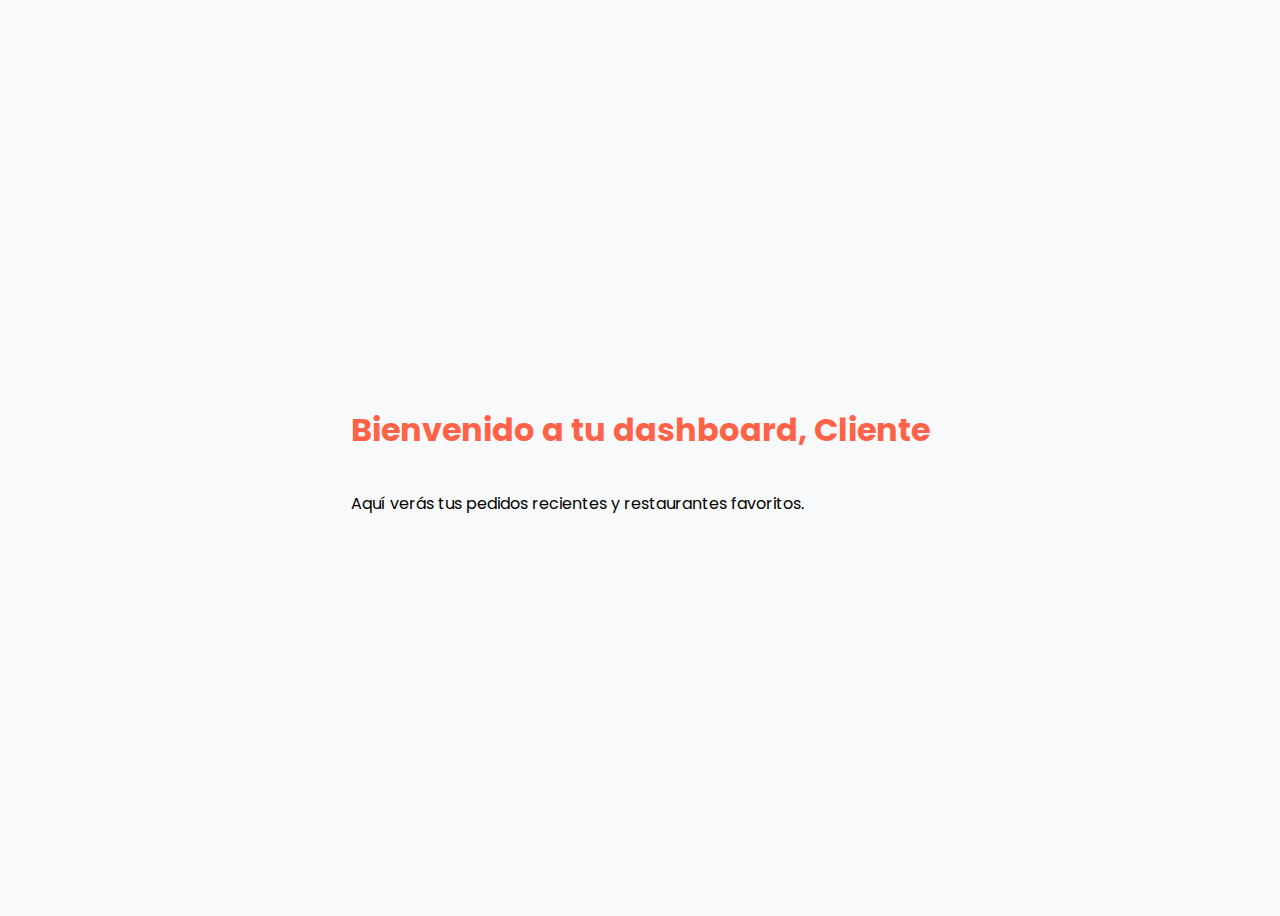
<file: cliente-dashboard.html>
<!DOCTYPE html>
<html lang="es">
<head>
    <meta charset="UTF-8">
    <title>Dashboard del Cliente</title>
    <link href="https://fonts.googleapis.com/css2?family=Poppins:wght@400;500;700&display=swap" rel="stylesheet">
    <style>
        body { font-family: 'Poppins', sans-serif; display: grid; place-content: center; height: 100vh; background-color: #F8F9FA; }
        h1 { color: #FF6347; }
    </style>
</head>
<body>
    <h1>Bienvenido a tu dashboard, Cliente</h1>
    <p>Aquí verás tus pedidos recientes y restaurantes favoritos.</p>
</body>
</html>
</file>
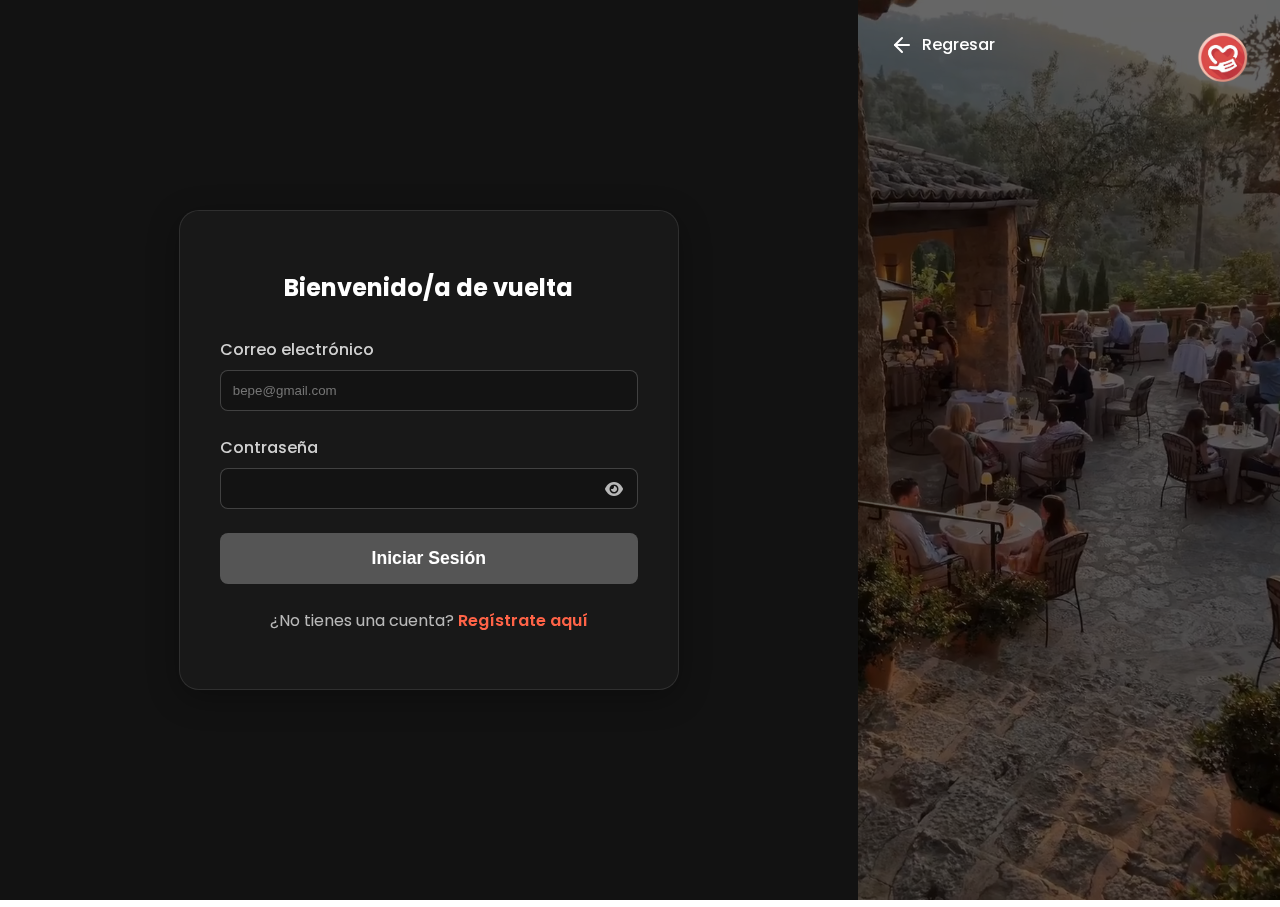
<file: login.html>
<!DOCTYPE html>
<html lang="es">
<head>
    <meta charset="UTF-8">
    <meta name="viewport" content="width=device-width, initial-scale=1.0">
    <title>Login - Mercy Food</title>
    <link rel="shortcut icon" href="multimedia/logo.png" type="image/x-icon">
    <link rel="preconnect" href="https://fonts.googleapis.com">
    <link rel="preconnect" href="https://fonts.gstatic.com" crossorigin>
    <link href="https://fonts.googleapis.com/css2?family=Poppins:wght@400;500;700&display=swap" rel="stylesheet">
    <link rel="stylesheet" href="https://cdnjs.cloudflare.com/ajax/libs/font-awesome/6.4.2/css/all.min.css">
    <link rel="stylesheet" href="css/login.css">
    <link rel="stylesheet" href="css/loader.css">
</head>
<body>

    <div id="loader-wrapper">
        <div class="loadingspinner">
            <div id="square1"></div>
            <div id="square2"></div>
            <div id="square3"></div>
            <div id="square4"></div>
            <div id="square5"></div>
        </div>
        <span id="loader-text">Cargando tu experiencia...</span>
    </div>

    <div class="split-screen-container">
        <div class="left-pane dark-mode">
            <div class="form-container-glass">
                <h2>Bienvenido/a de vuelta</h2>
                
                <form id="login-form" novalidate>
                    <div class="input-group">
                        <label for="login-email">Correo electrónico</label>
                        <input type="email" id="login-email" required placeholder="bepe@gmail.com">
                        <small class="error-message">Introduce un correo electrónico válido.</small>
                    </div>
                    <div class="input-group">
                        <label for="login-pass">Contraseña</label>
                        <div class="password-wrapper">
                            <input type="password" id="login-pass" required minlength="8">
                            <i class="fas fa-eye password-toggle-icon"></i>
                        </div>
                        <small class="error-message">La contraseña es requerida.</small>
                    </div>
                    
                    <button type="submit" class="submit-btn" disabled>Iniciar Sesión</button>
                </form>

                <p class="register-redirect">¿No tienes una cuenta? <a href="registro.html">Regístrate aquí</a></p>
            </div>
        </div>

        <div class="right-pane">
            <div class="video-background">
                <video playsinline autoplay muted loop>
                    <source src="multimedia/l_video.mp4" type="video/mp4">
                    Tu navegador no soporta videos.
                </video>
            </div>
            <div class="video-overlay"></div>
            
            <a href="index.html" class="logo-corner">
                <img src="multimedia/logo.png" alt="Mercy Food Logo">
            </a>
            <a href="index.html" class="return-link">
                <svg xmlns="http://www.w3.org/2000/svg" width="24" height="24" viewBox="0 0 24 24" fill="none" stroke="currentColor" stroke-width="2" stroke-linecap="round" stroke-linejoin="round"><line x1="19" y1="12" x2="5" y2="12"></line><polyline points="12 19 5 12 12 5"></polyline></svg>
                <span>Regresar</span>
            </a>
        </div>
    </div>

    <div class="notification-modal-overlay" id="notification-modal">
        <div class="notification-modal-glass">
            <h3 id="modal-title">Título del mensaje</h3>
            <p id="modal-message">Este es el contenido del mensaje.</p>
            <button class="modal-close-btn" id="modal-close-btn">Entendido</button>
        </div>
    </div>
    
    <script src="js/login.js"></script>
</body>
</html>
</file>
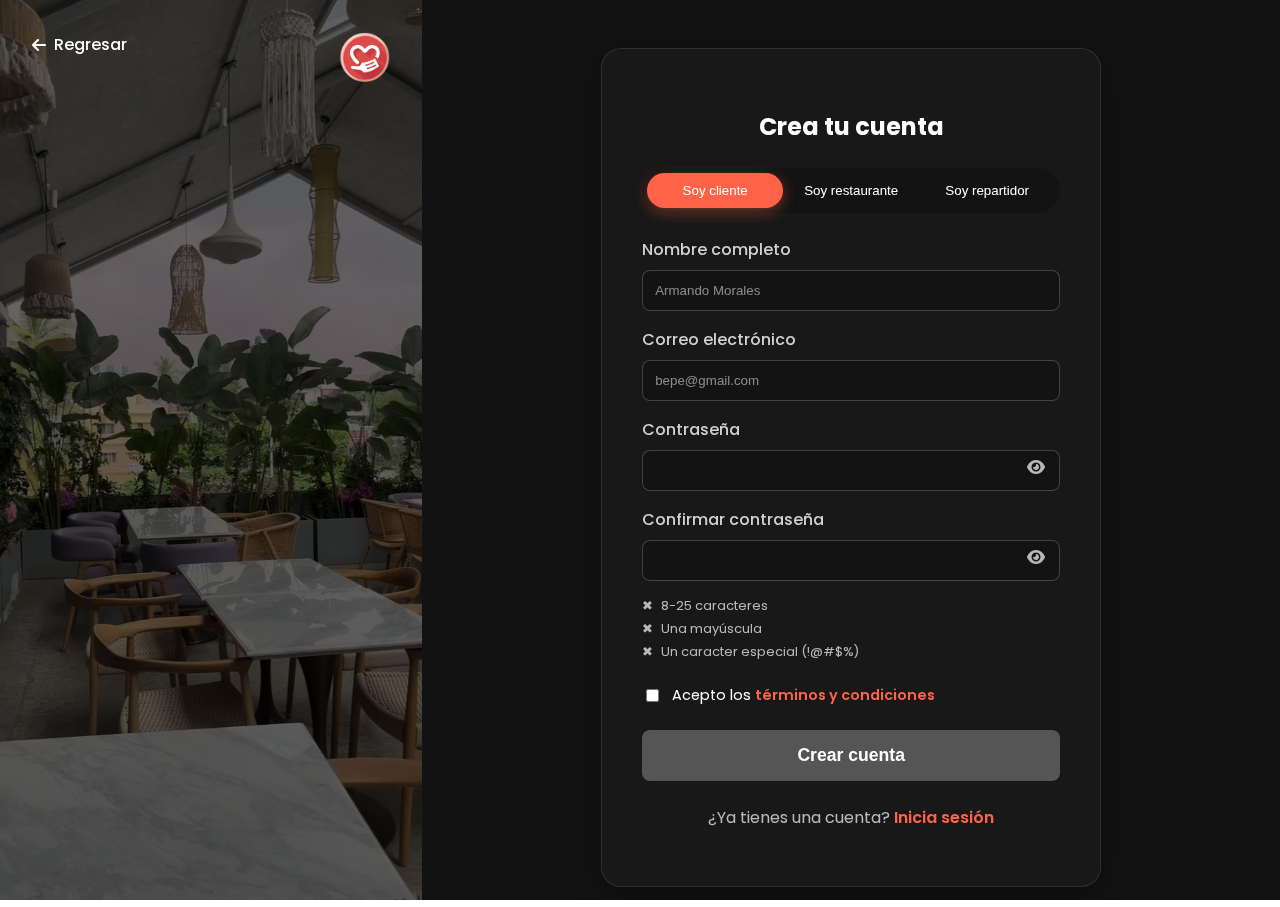
<file: registro.html>
<!DOCTYPE html>
<html lang="es">
<head>
    <meta charset="UTF-8">
    <meta name="viewport" content="width=device-width, initial-scale=1.0">
    <title>Registro - Mercy Food</title>
    <link rel="shortcut icon" href="multimedia/logo.png" type="image/x-icon">
    <link rel="preconnect" href="https://fonts.googleapis.com">
    <link rel="preconnect" href="https://fonts.gstatic.com" crossorigin>
    <link href="https://fonts.googleapis.com/css2?family=Poppins:wght@400;500;700&display=swap" rel="stylesheet">
    <link rel="stylesheet" href="css/registro.css">
    <link rel="stylesheet" href="https://cdnjs.cloudflare.com/ajax/libs/font-awesome/6.4.2/css/all.min.css">
    <link rel="stylesheet" href="css/loader.css">
</head>
<body>
    
    <div id="loader-wrapper">
        <div class="loadingspinner">
            <div id="square1"></div>
            <div id="square2"></div>
            <div id="square3"></div>
            <div id="square4"></div>
            <div id="square5"></div>
        </div>
        <span id="loader-text">Cargando tu experiencia...</span>
    </div>

    <div class="split-screen-container">
        <div class="left-pane">
            <div class="video-background"><video playsinline autoplay muted loop><source src="multimedia/r_video.mp4" type="video/mp4"></video></div>
            <div class="video-overlay"></div>
            <a href="index.html" class="return-link"><i class="fas fa-arrow-left"></i><span>Regresar</span></a>
            <a href="index.html" class="logo-corner"><img src="multimedia/logo.png" alt="Mercy Food Logo"></a>
        </div>

        <div class="right-pane dark-mode">
            <div class="form-container-glass">
                <h2>Crea tu cuenta</h2>
                
                <div class="tabs">
                    <button class="tab-link active" data-tab="cliente">Soy cliente</button>
                    <button class="tab-link" data-tab="restaurante">Soy restaurante</button>
                    <button class="tab-link" data-tab="repartidor">Soy repartidor</button>
                </div>

                <form id="register-form" novalidate>
                    <div id="cliente" class="tab-content active">
                        <div class="input-group">
                            <label for="cliente-nombre">Nombre completo</label>
                            <input type="text" id="cliente-nombre" placeholder="Armando Morales">
                            <small class="error-message">El nombre solo debe contener letras.</small>
                        </div>
                        <div class="input-group">
                            <label for="cliente-email">Correo electrónico</label>
                            <input type="email" id="cliente-email" placeholder="bepe@gmail.com">
                            <small class="error-message">Por favor, introduce un correo válido.</small>
                        </div>
                        <div class="input-group">
                            <label for="cliente-pass">Contraseña</label>
                            <input type="password" id="cliente-pass">
                            <i class="fas fa-eye password-toggle-icon"></i>
                            <small class="error-message"></small>
                        </div>
                        <div class="input-group">
                            <label for="cliente-pass-confirm">Confirmar contraseña</label>
                            <input type="password" id="cliente-pass-confirm">
                            <i class="fas fa-eye password-toggle-icon"></i>
                            <small class="error-message">Las contraseñas no coinciden.</small>
                        </div>
                    </div>
                    <div id="restaurante" class="tab-content">
                        <div class="input-group">
                            <label for="restaurante-nombre">Nombre del restaurante</label>
                            <input type="text" id="restaurante-nombre" placeholder="Pitzeria Mercy">
                            <small class="error-message">El nombre es requerido (mín. 3 caracteres).</small>
                        </div>
                        <div class="input-group">
                            <label for="restaurante-direccion">Dirección del local</label>
                            <input type="text" id="restaurante-direccion" placeholder="Av. Tepito">
                            <small class="error-message">La dirección es requerida (mín. 10 caracteres).</small>
                        </div>
                        <div class="input-group">
                            <label for="restaurante-tipo">Tipo de cocina</label>
                            <select id="restaurante-tipo">
                                <option value="" disabled selected>Selecciona una categoría</option>
                                <option value="mexicana">Mexicana</option>
                                <option value="italiana">Italiana</option>
                                <option value="japonesa">Japonesa</option>
                                <option value="americana">Americana</option>
                                <option value="cafeteria">Cafetería</option>
                                <option value="otro">Otro</option>
                            </select>
                            <small class="error-message">Debes seleccionar un tipo de cocina.</small>
                        </div>
                        <div class="input-group">
                            <label for="restaurante-telefono">Teléfono de contacto</label>
                            <input type="tel" id="restaurante-telefono" placeholder="Ej. 4421234567">
                            <small class="error-message">Introduce un teléfono válido de 10 dígitos.</small>
                        </div>
                        <div class="input-group">
                            <label for="restaurante-email">Correo de contacto</label>
                            <input type="email" id="restaurante-email" placeholder="pitzeriamercy@gmail.com">
                            <small class="error-message">Por favor, introduce un correo válido.</small>
                        </div>
                        <div class="input-group">
                            <label for="restaurante-pass">Contraseña</label>
                            <input type="password" id="restaurante-pass">
                            <i class="fas fa-eye password-toggle-icon"></i>
                            <small class="error-message"></small>
                        </div>
                        <div class="input-group">
                            <label for="restaurante-pass-confirm">Confirmar contraseña</label>
                            <input type="password" id="restaurante-pass-confirm">
                            <i class="fas fa-eye password-toggle-icon"></i>
                            <small class="error-message">Las contraseñas no coinciden.</small>
                        </div>
                    </div>
                    <div id="repartidor" class="tab-content">
                        <div class="input-group">
                            <label for="repartidor-nombre">Nombre completo</label>
                            <input type="text" id="repartidor-nombre" placeholder="Bepe">
                            <small class="error-message">El nombre solo debe contener letras (mín. 3).</small>
                        </div>
                        <div class="input-group">
                            <label for="repartidor-email">Correo electrónico</label>
                            <input type="email" id="repartidor-email" placeholder="bepe@gmail.com">
                            <small class="error-message">Por favor, introduce un correo válido.</small>
                        </div>
                        <div class="input-group">
                            <label for="repartidor-vehiculo">Tipo de vehículo</label>
                            <select id="repartidor-vehiculo">
                                <option value="" disabled selected>Selecciona tu vehículo</option>
                                <option value="motocicleta">Motocicleta</option>
                                <option value="bicicleta">Bicicleta</option>
                                <option value="automovil">Automóvil</option>
                            </select>
                            <small class="error-message">Debes seleccionar un tipo de vehículo.</small>
                        </div>
                        <div class="input-group">
                            <label for="repartidor-pass">Contraseña</label>
                            <input type="password" id="repartidor-pass">
                            <i class="fas fa-eye password-toggle-icon"></i>
                            <small class="error-message"></small>
                        </div>
                        <div class="input-group">
                            <label for="repartidor-pass-confirm">Confirmar contraseña</label>
                            <input type="password" id="repartidor-pass-confirm">
                            <i class="fas fa-eye password-toggle-icon"></i>
                            <small class="error-message">Las contraseñas no coinciden.</small>
                        </div>
                    </div>

                    <ul class="password-checklist">
                        <li id="length">8-25 caracteres</li>
                        <li id="uppercase">Una mayúscula</li>
                        <li id="special">Un caracter especial (!@#$%)</li>
                    </ul>
                    <div class="terms-group">
                        <input type="checkbox" id="terms-check">
                        <label for="terms-check">Acepto los <a id="open-terms-link">términos y condiciones</a></label>
                    </div>

                    <button type="submit" class="submit-btn" disabled>Crear cuenta</button>
                </form>
                <p class="login-redirect">¿Ya tienes una cuenta? <a href="login.html">Inicia sesión</a></p>
            </div>
        </div>
    </div>

    <div class="modal-overlay" id="terms-modal">
        <div class="modal-glass">
            <button class="modal-close-btn" id="close-terms-btn">&times;</button>
            <h2>Términos y condiciones</h2>
            <div class="modal-content">
                <p><strong>Última actualización: 28 de septiembre de 2025</strong></p>
                <p>Bienvenido a Mercy Food. Al utilizar nuestra plataforma, aceptas los siguientes términos y condiciones que rigen la relación entre los clientes, restaurantes, repartidores y nosotros.</p>
                
                <h4>1. Aceptación de los términos</h4>
                <p>Al crear una cuenta o utilizar los servicios de Mercy Food, confirmas que has leído, entendido y aceptado estar sujeto a estos Términos y Condiciones. Si no estás de acuerdo con alguna parte de los términos, no podrás utilizar nuestros servicios.</p>

                <h4>2. Descripción del servicio</h4>
                <p>Mercy Food es una plataforma tecnológica que actúa como intermediario para conectar a:</p>
                <ul>
                    <li><strong>Clientes:</strong> que buscan y piden comida de establecimientos locales.</li>
                    <li><strong>Restaurantes Socios:</strong> que ofrecen sus productos a través de nuestro catálogo digital.</li>
                    <li><strong>Repartidores:</strong> que prestan servicios de entrega de manera independiente.</li>
                </ul>

                <h4>3. Cuentas de usuario</h4>
                <p>Eres responsable de mantener la confidencialidad de tu cuenta y contraseña. Te comprometes a notificar a Mercy Food sobre cualquier uso no autorizado de tu cuenta. Debes proporcionar información precisa y completa al registrarte.</p>

                <h4>4. Pedidos, pagos y entregas</h4>
                <ul>
                    <li><strong>Pedidos:</strong> Al realizar un pedido, entras en un contrato directo con el restaurante socio para la preparación de tu comida.</li>
                    <li><strong>Pagos:</strong> Todos los pagos se procesan a través de nuestra plataforma segura. Aseguramos la encriptación de tu información financiera bajo el estándar PCI DSS.</li>
                    <li><strong>Entregas:</strong> El tiempo de entrega es un estimado y puede variar. Nuestra plataforma asigna al repartidor más cercano para optimizar la logística.</li>
                </ul>

                <h4>5. Obligaciones de restaurantes y repartidores</h4>
                <ul>
                    <li><strong>Restaurantes:</strong> Son responsables de la calidad de la comida, la precisión del menú y de actualizar su información (horarios, disponibilidad).</li>
                    <li><strong>Repartidores:</strong> Actúan como contratistas independientes y son responsables de realizar la entrega de manera segura y profesional.</li>
                </ul>

                <h4>6. Sistema de valoraciones</h4>
                <p>Después de cada pedido completado, los clientes pueden calificar y dejar comentarios sobre el restaurante y el repartidor. Estas valoraciones son públicas y ayudan a mantener la calidad del servicio. Mercy Food se reserva el derecho de moderar o eliminar comentarios que infrinjan nuestras políticas.</p>

                <h4>7. Limitación de responsabilidad</h4>
                <p>Mercy Food no se hace responsable de la calidad de los productos ofrecidos por los restaurantes ni de incidentes durante la entrega por parte de los repartidores. Nuestra responsabilidad se limita a la correcta operación de la plataforma tecnológica.</p>
            </div>
        </div>
    </div>

    <script src="js/registro.js"></script>
</body>
</html>
</file>
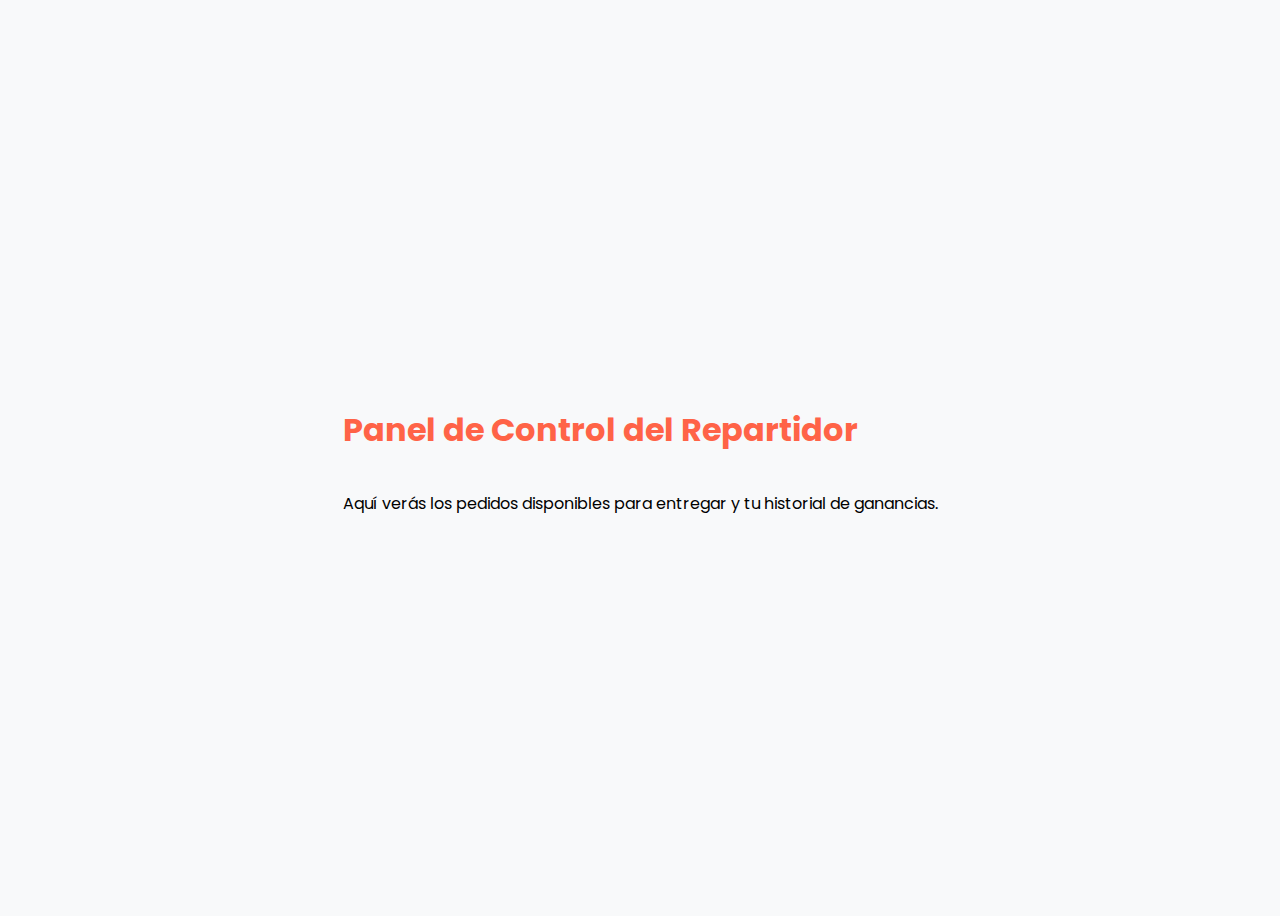
<file: repartidor-dashboard.html>
<!DOCTYPE html>
<html lang="es">
<head>
    <meta charset="UTF-8">
    <title>Dashboard del Repartidor</title>
    <link href="https://fonts.googleapis.com/css2?family=Poppins:wght@400;500;700&display=swap" rel="stylesheet">
    <style>
        body { font-family: 'Poppins', sans-serif; display: grid; place-content: center; height: 100vh; background-color: #F8F9FA; }
        h1 { color: #FF6347; }
    </style>
</head>
<body>
    <h1>Panel de Control del Repartidor</h1>
    <p>Aquí verás los pedidos disponibles para entregar y tu historial de ganancias.</p>
</body>
</html>
</file>
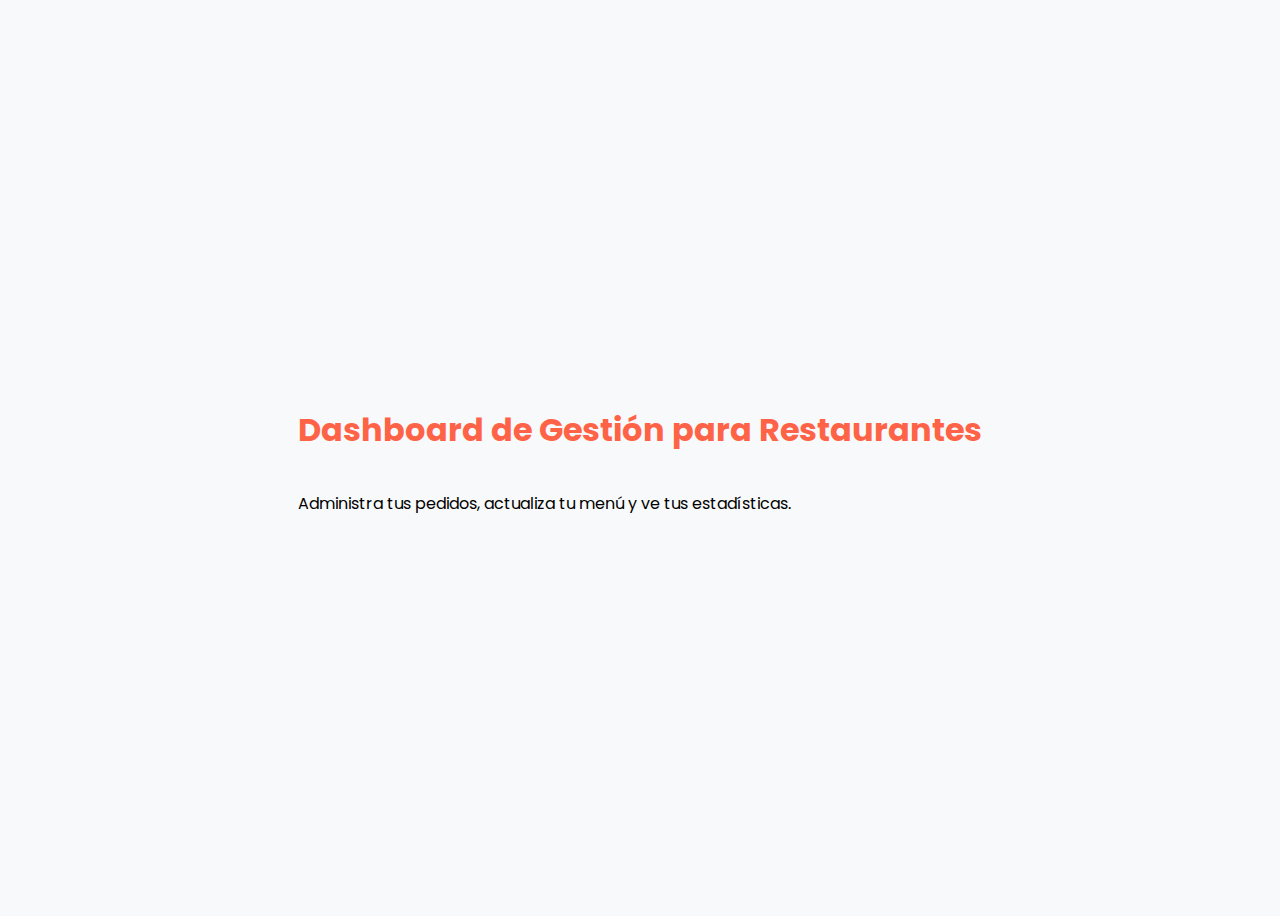
<file: restaurante-dashboard.html>
<!DOCTYPE html>
<html lang="es">
<head>
    <meta charset="UTF-8">
    <title>Dashboard del Restaurante</title>
    <link href="https://fonts.googleapis.com/css2?family=Poppins:wght@400;500;700&display=swap" rel="stylesheet">
    <style>
        body { font-family: 'Poppins', sans-serif; display: grid; place-content: center; height: 100vh; background-color: #F8F9FA; }
        h1 { color: #FF6347; }
    </style>
</head>
<body>
    <h1>Dashboard de Gestión para Restaurantes</h1>
    <p>Administra tus pedidos, actualiza tu menú y ve tus estadísticas.</p>
</body>
</html>
</file>
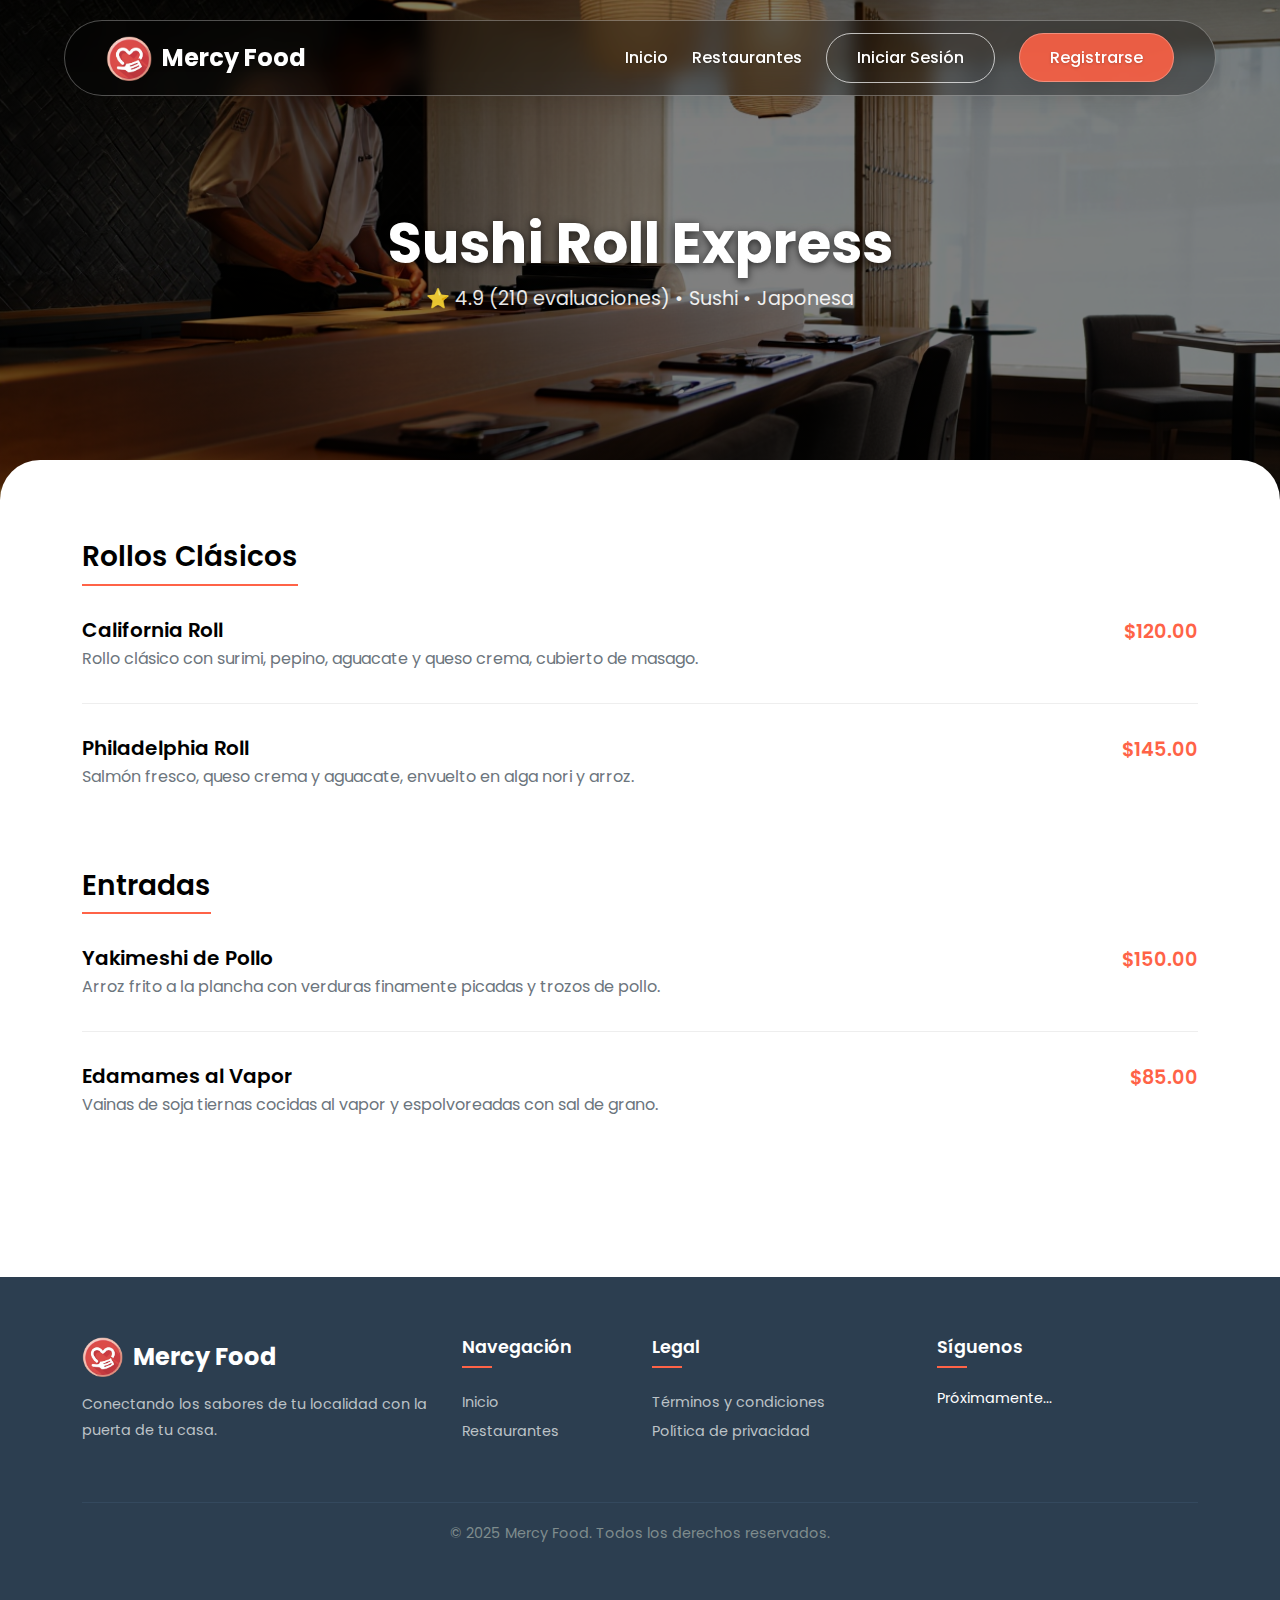
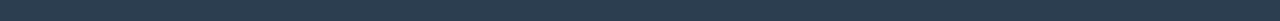
<file: restaurante-detalle.html>
<!DOCTYPE html>
<html lang="es">
<head>
    <meta charset="UTF-8">
    <meta name="viewport" content="width=device-width, initial-scale=1.0">
    <title>Detalles del Restaurante - Mercy Food</title>
    
    <link rel="shortcut icon" href="multimedia/logo.png" type="image/x-icon">
    <link rel="preconnect" href="https://fonts.googleapis.com">
    <link rel="preconnect" href="https://fonts.gstatic.com" crossorigin>
    <link href="https://fonts.googleapis.com/css2?family=Poppins:wght@400;500;700&display=swap" rel="stylesheet">
    <link href="https://cdn.jsdelivr.net/npm/bootstrap@5.3.3/dist/css/bootstrap.min.css" rel="stylesheet">
    <link rel="stylesheet" href="css/loader.css">
    <link rel="stylesheet" href="css/index.css">
    <link rel="stylesheet" href="css/detalle.css">
</head>
<body>

    <div id="loader-wrapper">
        <div class="loadingspinner">
            <div id="square1"></div>
            <div id="square2"></div>
            <div id="square3"></div>
            <div id="square4"></div>
            <div id="square5"></div>
        </div>
        <span id="loader-text">Cargando tu experiencia...</span>
    </div>

    <header>
        <nav class="navbar">
            <div class="container">
                <a href="index.html" class="nav-brand">
                    <img src="multimedia/logo.png" alt="Mercy Food Logo" class="nav-logo">
                    <span class="nav-brand-text">Mercy Food</span>
                </a>
                <ul class="nav-links">
                    <li><a href="index.html">Inicio</a></li>
                    <li><a href="index.html#featured-restaurants-section">Restaurantes</a></li>
                    <li><a href="login.html" class="btn-secondary-custom">Iniciar Sesión</a></li>
                    <li><a href="registro.html" class="btn-primary-custom">Registrarse</a></li>
                </ul>
            </div>
        </nav>
    </header>

    <main>
        <section class="restaurant-hero">
            <div class="restaurant-info">
                <h1>Sushi Roll Express</h1>
                <p>⭐ 4.9 (210 evaluaciones) • Sushi • Japonesa</p>
            </div>
        </section>

        <div class="page-content">
            <section class="menu-section container">
                <div class="menu-category">
                    <h3>Rollos Clásicos</h3>
                    <div class="menu-item">
                        <div class="menu-item-details">
                            <h4>California Roll</h4>
                            <p>Rollo clásico con surimi, pepino, aguacate y queso crema, cubierto de masago.</p>
                        </div>
                        <div class="menu-item-price">$120.00</div>
                    </div>
                    <div class="menu-item">
                        <div class="menu-item-details">
                            <h4>Philadelphia Roll</h4>
                            <p>Salmón fresco, queso crema y aguacate, envuelto en alga nori y arroz.</p>
                        </div>
                        <div class="menu-item-price">$145.00</div>
                    </div>
                </div>

                <div class="menu-category">
                    <h3>Entradas</h3>
                    <div class="menu-item">
                        <div class="menu-item-details">
                            <h4>Yakimeshi de Pollo</h4>
                            <p>Arroz frito a la plancha con verduras finamente picadas y trozos de pollo.</p>
                        </div>
                        <div class="menu-item-price">$150.00</div>
                    </div>
                    <div class="menu-item">
                        <div class="menu-item-details">
                            <h4>Edamames al Vapor</h4>
                            <p>Vainas de soja tiernas cocidas al vapor y espolvoreadas con sal de grano.</p>
                        </div>
                        <div class="menu-item-price">$85.00</div>
                    </div>
                </div>
            </section>
        </div>
    </main>

    <footer class="site-footer">
        <div class="container">
            <div class="row">
                <div class="col-lg-4 col-md-6"><div class="footer-about"><a href="index.html" class="footer-logo"><img src="multimedia/logo.png" alt="Mercy Food Logo"><span>Mercy Food</span></a><p>Conectando los sabores de tu localidad con la puerta de tu casa.</p></div></div>
                <div class="col-lg-2 col-md-6"><div class="footer-links"><h4>Navegación</h4><ul><li><a href="index.html">Inicio</a></li><li><a href="index.html#featured-restaurants-section">Restaurantes</a></li></ul></div></div>
                <div class="col-lg-3 col-md-6"><div class="footer-links"><h4>Legal</h4><ul><li><a href="#">Términos y condiciones</a></li><li><a href="#">Política de privacidad</a></li></ul></div></div>
                <div class="col-lg-3 col-md-6"><div class="footer-social"><h4>Síguenos</h4><p>Próximamente...</p></div></div>
            </div>
            <div class="footer-bottom"><p>&copy; 2025 Mercy Food. Todos los derechos reservados.</p></div>
        </div>
    </footer>

    <script>
        // --- LÓGICA PARA OCULTAR EL LOADER ---
        window.addEventListener('load', function() {
            const loaderWrapper = document.getElementById('loader-wrapper');
            loaderWrapper.style.opacity = '0';
            setTimeout(() => {
                loaderWrapper.style.display = 'none';
            }, 500);
        });
    </script>

</body>
</html>
</file>
<file: css/login.css>
/* ============================================= */
/* Variables y Estilos Globales */
/* ============================================= */
:root {
    --primary-color: #FF6347;
    --text-color-dark: #FFFFFF;
    --white-color: #FFFFFF;
    --success-color: #28a745;
    --error-color: #dc3545;
}

body {
    font-family: 'Poppins', sans-serif;
    margin: 0;
    overflow: hidden;
}

* { box-sizing: border-box; }

/* ============================================= */
/* Contenedor Principal (Invertido) */
/* ============================================= */
.split-screen-container { display: flex; height: 100vh; }
.left-pane, .right-pane { height: 100%; }

/* ============================================= */
/* Lado Izquierdo (Formulario) */
/* ============================================= */
.left-pane.dark-mode {
    width: 67vw;
    display: flex;
    align-items: center;
    justify-content: center;
    background: #121212;
    z-index: 5;
}
.form-container-glass {
    width: 90%;
    max-width: 500px;
    padding: 2.5rem;
    background: rgba(30, 30, 30, 0.5);
    backdrop-filter: blur(20px);
    border: 1px solid rgba(255, 255, 255, 0.1);
    border-radius: 20px;
    box-shadow: 0 8px 32px 0 rgba(0, 0, 0, 0.3);
    color: var(--text-color-dark);
}
.form-container-glass h2 { text-align: center; font-weight: 700; margin-bottom: 2rem; }

/* ============================================= */
/* Estilos de Inputs y Validaciones */
/* ============================================= */
.input-group { margin-bottom: 1.5rem; } /* QUITAMOS position: relative */
.input-group label {
    display: block;
    font-weight: 500;
    margin-bottom: 8px;
    color: rgba(255,255,255,0.8);
}
.input-group input {
    width: 100%;
    padding: 12px;
    border: 1px solid rgba(255,255,255,0.2);
    border-radius: 8px;
    background: rgba(0,0,0,0.2);
    color: var(--text-color-dark);
    transition: all 0.3s ease;
}
.input-group input:focus {
    outline: none;
    border-color: var(--primary-color);
    box-shadow: 0 0 0 3px rgba(255, 99, 71, 0.2);
}

/* --- ESTILOS CORREGIDOS PARA EL OJO --- */
.password-wrapper {
    position: relative; /* El contexto de posición es AHORA este div */
}
.password-toggle-icon {
    position: absolute;
    top: 50%; /* 50% de la altura del password-wrapper */
    right: 15px;
    transform: translateY(-50%); /* Centrado vertical perfecto */
    cursor: pointer;
    color: rgba(255, 255, 255, 0.7);
}
.password-wrapper input { /* Aplicamos el padding al input dentro del wrapper */
    padding-right: 40px; 
}
.error-message {
    color: var(--error-color);
    font-size: 0.8rem;
    margin-top: 5px;
    display: none;
}
.input-group.error .password-wrapper input, .input-group.error input { border-color: var(--error-color); }
.input-group.success .password-wrapper input, .input-group.success input { border-color: var(--success-color); }
.input-group.error .error-message { display: block; }

/* ============================================= */
/* Botones y Enlaces */
/* ============================================= */
.forgot-password {
    display: block;
    text-align: right;
    margin-top: -1rem;
    margin-bottom: 1.5rem;
    font-size: 0.9rem;
    color: rgba(255,255,255,0.7);
    text-decoration: none;
}
.forgot-password:hover { color: var(--primary-color); }
.submit-btn {
    width: 100%;
    padding: 15px;
    border: none;
    border-radius: 8px;
    background: var(--primary-color);
    color: var(--white-color);
    font-size: 1.1rem;
    font-weight: 600;
    cursor: pointer;
    transition: all 0.3s ease;
}
.submit-btn:hover { background: #e55337; transform: translateY(-2px); }
.submit-btn:disabled { background: #555; cursor: not-allowed; transform: none; }
.register-redirect {
    text-align: center;
    margin-top: 1.5rem;
    color: rgba(255,255,255,0.7);
}
.register-redirect a { color: var(--primary-color); font-weight: 600; text-decoration: none; }

/* ============================================= */
/* Lado Derecho (Video) */
/* ============================================= */
.right-pane {
    width: 33vw;
    position: relative;
    color: var(--white-color);
}
.video-background, .video-overlay {
    position: absolute; top: 0; left: 0;
    width: 100%; height: 100%; z-index: 1;
}
.video-background video { width: 100%; height: 100%; object-fit: cover; }
.video-overlay { background: rgba(0, 0, 0, 0.6); }
.logo-corner { position: absolute; top: 2rem; right: 2rem; z-index: 10; }
.logo-corner img { height: 50px; }
.return-link {
    position: absolute; top: 2rem; left: 2rem; z-index: 10;
    display: flex; align-items: center; gap: 0.5rem;
    color: var(--white-color); text-decoration: none; font-weight: 500;
    transition: color 0.3s ease;
}
.return-link:hover { color: var(--primary-color); }

/* ============================================= */
/* Responsividad */
/* ============================================= */
@media (max-width: 991px) {
    body { overflow: auto; }
    .split-screen-container { display: block; position: relative; height: auto; min-height: 100vh; }
    .right-pane { position: fixed; top: 0; left: 0; width: 100vw; height: 100vh; z-index: -1; }
    .left-pane.dark-mode {
        width: 100%;
        min-height: 100vh;
        background: transparent;
        padding: 2rem 1rem;
    }
    .form-container-glass { background: rgba(18, 18, 18, 0.5); }
}

/* ============================================= */
/* Modal de Notificaciones */
/* ============================================= */
.notification-modal-overlay {
    position: fixed;
    top: 0;
    left: 0;
    width: 100%;
    height: 100%;
    background: rgba(0, 0, 0, 0.8);
    backdrop-filter: blur(5px);
    -webkit-backdrop-filter: blur(5px);
    z-index: 2000;
    display: flex;
    align-items: center;
    justify-content: center;
    opacity: 0;
    visibility: hidden;
    transition: opacity 0.3s ease, visibility 0.3s ease;
}

.notification-modal-overlay.active {
    opacity: 1;
    visibility: visible;
}

.notification-modal-glass {
    background: rgba(30, 30, 30, 0.8);
    backdrop-filter: blur(20px);
    -webkit-backdrop-filter: blur(20px);
    border: 1px solid rgba(255, 255, 255, 0.2);
    border-radius: 15px;
    box-shadow: 0 8px 32px 0 rgba(0, 0, 0, 0.3);
    width: 90%;
    max-width: 400px;
    padding: 30px;
    text-align: center;
    color: var(--text-color-dark);
}

.notification-modal-glass h3 {
    font-weight: 700;
    margin-top: 0;
    margin-bottom: 15px;
}

.notification-modal-glass p {
    line-height: 1.6;
    margin-bottom: 25px;
}

.notification-modal-glass .modal-close-btn {
    width: 100%;
    padding: 12px;
    border: none;
    border-radius: 8px;
    background: var(--primary-color);
    color: var(--white-color);
    font-size: 1rem;
    font-weight: 600;
    cursor: pointer;
    transition: background-color 0.3s ease;
}

.notification-modal-glass .modal-close-btn:hover {
    background-color: #e55337;
}
</file>
<file: css/loader.css>
/* css/loader.css */

/* Contenedor principal del loader */
#loader-wrapper {
    position: fixed;
    top: 0;
    left: 0;
    width: 100%;
    height: 100%;
    background-color: #121212; /* Un fondo oscuro que cubre toda la página */
    display: flex;
    flex-direction: column; /* Para alinear el spinner y el texto verticalmente */
    justify-content: center;
    align-items: center;
    z-index: 9999; /* Asegura que esté por encima de todo */
    transition: opacity 0.5s ease; /* Transición para desaparecer suavemente */
}

/* Texto debajo del spinner */
#loader-text {
    color: #FFFFFF;
    margin-top: 20px; /* Espacio entre el spinner y el texto */
    font-size: 1.1rem;
    font-weight: 500;
}

/* Estilos del spinner que proporcionaste (con el color de tu marca) */
.loadingspinner {
    --square: 26px;
    --offset: 30px;
    --duration: 2.4s;
    --delay: 0.2s;
    --timing-function: ease-in-out;
    --in-duration: 0.4s;
    --in-delay: 0.1s;
    --in-timing-function: ease-out;
    width: calc(3 * var(--offset) + var(--square));
    height: calc(2 * var(--offset) + var(--square));
    position: relative;
}

.loadingspinner div {
    display: inline-block;
    background: #FF6347; /* Usando el color primario de tu proyecto */
    border: none;
    border-radius: 2px;
    width: var(--square);
    height: var(--square);
    position: absolute;
    padding: 0px;
    margin: 0px;
    font-size: 6pt;
    color: black;
}

/* Aquí irían todas las animaciones @keyframes que me pasaste */
.loadingspinner #square1 {
    left: calc(0 * var(--offset));
    top: calc(0 * var(--offset));
    animation: square1 var(--duration) var(--delay) var(--timing-function) infinite,
        squarefadein var(--in-duration) calc(1 * var(--in-delay)) var(--in-timing-function) both;
}

.loadingspinner #square2 {
    left: calc(0 * var(--offset));
    top: calc(1 * var(--offset));
    animation: square2 var(--duration) var(--delay) var(--timing-function) infinite,
        squarefadein var(--in-duration) calc(1 * var(--in-delay)) var(--in-timing-function) both;
}

.loadingspinner #square3 {
    left: calc(1 * var(--offset));
    top: calc(1 * var(--offset));
    animation: square3 var(--duration) var(--delay) var(--timing-function) infinite,
        squarefadein var(--in-duration) calc(2 * var(--in-delay)) var(--in-timing-function) both;
}

.loadingspinner #square4 {
    left: calc(2 * var(--offset));
    top: calc(1 * var(--offset));
    animation: square4 var(--duration) var(--delay) var(--timing-function) infinite,
        squarefadein var(--in-duration) calc(3 * var(--in-delay)) var(--in-timing-function) both;
}

.loadingspinner #square5 {
    left: calc(3 * var(--offset));
    top: calc(1 * var(--offset));
    animation: square5 var(--duration) var(--delay) var(--timing-function) infinite,
        squarefadein var(--in-duration) calc(4 * var(--in-delay)) var(--in-timing-function) both;
}

@keyframes square1 {
    0% {
        left: calc(0 * var(--offset));
        top: calc(0 * var(--offset));
    }
    8.333% {
        left: calc(0 * var(--offset));
        top: calc(1 * var(--offset));
    }
    100% {
        left: calc(0 * var(--offset));
        top: calc(1 * var(--offset));
    }
}

@keyframes square2 {
    0% {
        left: calc(0 * var(--offset));
        top: calc(1 * var(--offset));
    }
    8.333% {
        left: calc(0 * var(--offset));
        top: calc(2 * var(--offset));
    }
    16.67% {
        left: calc(1 * var(--offset));
        top: calc(2 * var(--offset));
    }
    25.00% {
        left: calc(1 * var(--offset));
        top: calc(1 * var(--offset));
    }
    83.33% {
        left: calc(1 * var(--offset));
        top: calc(1 * var(--offset));
    }
    91.67% {
        left: calc(1 * var(--offset));
        top: calc(0 * var(--offset));
    }
    100% {
        left: calc(0 * var(--offset));
        top: calc(0 * var(--offset));
    }
}

@keyframes square3 {
    0%, 100% {
        left: calc(1 * var(--offset));
        top: calc(1 * var(--offset));
    }
    16.67% {
        left: calc(1 * var(--offset));
        top: calc(1 * var(--offset));
    }
    25.00% {
        left: calc(1 * var(--offset));
        top: calc(0 * var(--offset));
    }
    33.33% {
        left: calc(2 * var(--offset));
        top: calc(0 * var(--offset));
    }
    41.67% {
        left: calc(2 * var(--offset));
        top: calc(1 * var(--offset));
    }
    66.67% {
        left: calc(2 * var(--offset));
        top: calc(1 * var(--offset));
    }
    75.00% {
        left: calc(2 * var(--offset));
        top: calc(2 * var(--offset));
    }
    83.33% {
        left: calc(1 * var(--offset));
        top: calc(2 * var(--offset));
    }
    91.67% {
        left: calc(1 * var(--offset));
        top: calc(1 * var(--offset));
    }
}

@keyframes square4 {
    0% {
        left: calc(2 * var(--offset));
        top: calc(1 * var(--offset));
    }
    33.33% {
        left: calc(2 * var(--offset));
        top: calc(1 * var(--offset));
    }
    41.67% {
        left: calc(2 * var(--offset));
        top: calc(2 * var(--offset));
    }
    50.00% {
        left: calc(3 * var(--offset));
        top: calc(2 * var(--offset));
    }
    58.33% {
        left: calc(3 * var(--offset));
        top: calc(1 * var(--offset));
    }
    100% {
        left: calc(3 * var(--offset));
        top: calc(1 * var(--offset));
    }
}

@keyframes square5 {
    0% {
        left: calc(3 * var(--offset));
        top: calc(1 * var(--offset));
    }
    50.00% {
        left: calc(3 * var(--offset));
        top: calc(1 * var(--offset));
    }
    58.33% {
        left: calc(3 * var(--offset));
        top: calc(0 * var(--offset));
    }
    66.67% {
        left: calc(2 * var(--offset));
        top: calc(0 * var(--offset));
    }
    75.00% {
        left: calc(2 * var(--offset));
        top: calc(1 * var(--offset));
    }
    100% {
        left: calc(2 * var(--offset));
        top: calc(1 * var(--offset));
    }
}

@keyframes squarefadein {
    0% {
        transform: scale(0.75);
        opacity: 0.0;
    }
    100% {
        transform: scale(1.0);
        opacity: 1.0;
    }
}
</file>
<file: css/registro.css>
/* ============================================= */
/* Variables y Estilos Globales */
/* ============================================= */
:root {
    --primary-color: #FF6347;
    --text-color-dark: #FFFFFF;
    --white-color: #FFFFFF;
    --success-color: #28a745;
    --error-color: #dc3545;
}

body {
    font-family: 'Poppins', sans-serif;
    margin: 0;
    overflow: hidden;
}

* { box-sizing: border-box; }

/* ============================================= */
/* Contenedor Principal */
/* ============================================= */
.split-screen-container { display: flex; height: 100vh; }
.left-pane, .right-pane { height: 100%; }

/* ============================================= */
/* Lado Izquierdo (Video) */
/* ============================================= */
.left-pane {
    width: 33vw;
    position: relative;
    color: var(--white-color);
}
.video-background, .video-overlay {
    position: absolute; top: 0; left: 0;
    width: 100%; height: 100%; z-index: 1;
}
.video-background video { width: 100%; height: 100%; object-fit: cover; }
.video-overlay { background: rgba(0, 0, 0, 0.6); }
.logo-corner { position: absolute; top: 2rem; right: 2rem; z-index: 10; }
.logo-corner img { height: 50px; }
.return-link {
    position: absolute; top: 2rem; left: 2rem; z-index: 10;
    display: flex; align-items: center; gap: 0.5rem;
    color: var(--white-color); text-decoration: none; font-weight: 500;
    transition: color 0.3s ease;
}
.return-link:hover { color: var(--primary-color); }

/* ============================================= */
/* Lado Derecho (Formulario) */
/* ============================================= */
.right-pane.dark-mode {
    width: 67vw;
    background: #121212;
    z-index: 5;
    display: flex;
    justify-content: center;
    align-items: flex-start;
    overflow-y: auto;
    padding: 3rem 0;
}
.form-container-glass {
    width: 90%;
    max-width: 500px;
    padding: 2.5rem;
    background: rgba(30, 30, 30, 0.5);
    backdrop-filter: blur(20px);
    border: 1px solid rgba(255, 255, 255, 0.1);
    border-radius: 20px;
    box-shadow: 0 8px 32px 0 rgba(0, 0, 0, 0.3);
    color: var(--text-color-dark);
}
.form-container-glass h2 { text-align: center; font-weight: 700; margin-bottom: 1.5rem; }

/* ============================================= */
/* Pestañas de Formulario */
/* ============================================= */
.tabs { display: flex; margin-bottom: 1.5rem; background-color: rgba(0,0,0,0.2); border-radius: 50px; padding: 5px; }
.tab-link { flex: 1; padding: 10px; border: none; background: transparent; border-radius: 50px; cursor: pointer; font-weight: 500; color: var(--text-color-dark); transition: all 0.3s ease; white-space: nowrap; }
.tab-link.active { background: var(--primary-color); box-shadow: 0 4px 15px rgba(255, 99, 71, 0.4); }
.tab-content { display: none; }
.tab-content.active { display: block; }

/* ============================================= */
/* Estilos de Inputs y Validaciones */
/* ============================================= */
.input-group { margin-bottom: 1rem; position: relative; }
.input-group label { display: block; font-weight: 500; margin-bottom: 8px; color: rgba(255,255,255,0.8); }
.input-group input, .input-group select {
    width: 100%; padding: 12px 40px 12px 12px; border: 1px solid rgba(255,255,255,0.2);
    border-radius: 8px; background: rgba(0,0,0,0.2);
    color: var(--text-color-dark); transition: all 0.3s ease;
}
.input-group input::placeholder { color: rgba(255,255,255,0.5); }
.input-group input:focus, .input-group select:focus {
    outline: none; border-color: var(--primary-color);
    box-shadow: 0 0 0 3px rgba(255, 99, 71, 0.2);
}
.password-toggle-icon {
    position: absolute; top: 42px; right: 15px;
    cursor: pointer; color: rgba(255, 255, 255, 0.7);
}
.error-message { color: var(--error-color); font-size: 0.8rem; margin-top: 5px; display: none; }
.input-group.error input, .input-group.error select { border-color: var(--error-color); }
.input-group.success input, .input-group.success select { border-color: var(--success-color); }
.input-group.error .error-message { display: block; }

/* ============================================= */
/* Checklist de Contraseña */
/* ============================================= */
.password-checklist { list-style: none; padding: 0; margin: 10px 0; font-size: 0.8rem; color: rgba(255,255,255,0.7); }
.password-checklist li { margin-bottom: 5px; transition: color 0.3s ease; }
.password-checklist li.valid { color: var(--success-color); }
.password-checklist li::before { content: '✖'; margin-right: 8px; }
.password-checklist li.valid::before { content: '✔'; }

/* ============================================= */
/* Secciones Inferiores del Formulario */
/* ============================================= */
.terms-group { display: flex; align-items: center; gap: 10px; margin: 1.5rem 0; font-size: 0.9rem; }
.terms-group input[type="checkbox"] { width: auto; }
.terms-group a { color: var(--primary-color); text-decoration: none; font-weight: 600; cursor: pointer; }
.submit-btn {
    width: 100%; padding: 15px; border: none; border-radius: 8px;
    background: var(--primary-color); color: var(--white-color);
    font-size: 1.1rem; font-weight: 600; cursor: pointer; transition: all 0.3s ease;
}
.submit-btn:hover { background: #e55337; transform: translateY(-2px); }
.submit-btn:disabled { background: #555; cursor: not-allowed; transform: none; }
.login-redirect { text-align: center; margin-top: 1.5rem; color: rgba(255,255,255,0.7); }
.login-redirect a { color: var(--primary-color); font-weight: 600; text-decoration: none; }

/* ============================================= */
/* Modal */
/* ============================================= */
.modal-overlay {
    position: fixed; top: 0; left: 0; width: 100%; height: 100%;
    background: rgba(0, 0, 0, 0.8); backdrop-filter: blur(5px);
    z-index: 2000; display: flex; align-items: center; justify-content: center;
    opacity: 0; visibility: hidden; transition: opacity 0.3s ease, visibility 0.3s ease;
}
.modal-overlay.active { opacity: 1; visibility: visible; }
.modal-glass {
    background: rgba(30, 30, 30, 0.8); backdrop-filter: blur(20px);
    border: 1px solid rgba(255, 255, 255, 0.2); border-radius: 15px;
    box-shadow: 0 8px 32px 0 rgba(0, 0, 0, 0.3); width: 90%;
    max-width: 700px; max-height: 80vh; padding: 30px; position: relative;
    display: flex; flex-direction: column; color: var(--white-color);
}
.modal-glass h2 { margin-bottom: 20px; text-align: center; }
.modal-close-btn {
    position: absolute; top: 15px; right: 15px; background: transparent;
    border: none; color: var(--white-color); font-size: 2rem; cursor: pointer;
}
.modal-content { overflow-y: auto; padding-right: 15px; }
.modal-content h4 { color: var(--primary-color); font-weight: 600; margin-top: 20px; }
.modal-content p, .modal-content li { line-height: 1.8; color: #e0e0e0; }

/* ============================================= */
/* Responsividad */
/* ============================================= */
@media (max-width: 991px) {
    .split-screen-container { display: block; position: relative; height: 100vh; }
    .left-pane { position: fixed; top: 0; left: 0; width: 100vw; height: 100vh; z-index: -1; }

    .right-pane.dark-mode {
        width: 100%; height: 100vh;
        background: transparent;
        display: block;
        overflow-y: auto;
        padding: 6rem 1rem 2rem 1rem;
    }
    
    .form-container-glass { margin: 0 auto; }
}

@media (max-width: 450px) {
    .tabs { flex-direction: column; background-color: transparent; padding: 0; gap: 10px; }
    .tab-link { background-color: rgba(0,0,0,0.2); }
    .tab-link.active { background: var(--primary-color); }
}

/* ============================================= */
/* Scrollbar Personalizado */
/* ============================================= */
::-webkit-scrollbar { width: 10px; }
::-webkit-scrollbar-track { background: rgba(0, 0, 0, 0.2); border-radius: 10px; }
::-webkit-scrollbar-thumb {
    background-color: var(--primary-color);
    border-radius: 10px;
    border: 2px solid #121212;
}
::-webkit-scrollbar-thumb:hover { background-color: #e55337; }
</file>
<file: css/index.css>
/* ============================================= */
/* Variables y Estilos Globales */
/* ============================================= */
:root {
    --primary-color: #FF6347;
    --text-color: #000;
    --background-color: #F8F9FA;
    --white-color: #FFFFFF;
}

body {
    font-family: 'Poppins', sans-serif;
    background-color: var(--background-color);
    color: var(--text-color);
    margin: 0;
    overflow-x: hidden;
}

.btn-primary-custom {
    background: rgba(255, 99, 71, 0.9);
    backdrop-filter: blur(10px);
    -webkit-backdrop-filter: blur(10px);
    color: var(--white-color);
    border-radius: 50px;
    padding: 12px 30px;
    text-decoration: none;
    transition: all 0.3s ease;
    border: 1px solid rgba(255, 255, 255, 0.3);
    box-shadow: 0 4px 30px rgba(0, 0, 0, 0.1);
}

.btn-primary-custom:hover {
    background: rgba(229, 90, 64, 0.9);
    color: var(--white-color);
    transform: translateY(-2px);
    box-shadow: 0 6px 40px rgba(0, 0, 0, 0.2);
}

* {
    box-sizing: border-box;
    margin: 0;
    padding: 0;
    scroll-behavior: smooth;
}

/* ============================================= */
/* Navbar Flotante con Glassmorphism */
/* ============================================= */
.navbar {
    position: fixed;
    top: 20px;
    left: 5%;
    right: 5%;
    width: 90%;
    z-index: 1000;
    padding: 0.75rem 0;
    border-radius: 50px;
    background: #00000050;
    backdrop-filter: blur(10px);
    -webkit-backdrop-filter: blur(10px);
    border: 1px solid rgba(255, 255, 255, 0.3);
    box-shadow: 0 4px 30px rgba(0, 0, 0, 0.1);
}

.navbar .container {
    display: flex;
    justify-content: space-between;
    align-items: center;
    max-width: 95%;
    margin: 0 auto;
}

.nav-brand {
    display: flex;
    align-items: center;
    font-size: 1.5rem;
    font-weight: 700;
    color: #fff;
    text-decoration: none;
    text-shadow: 0 1px 3px rgba(0,0,0,0.2);
}

.nav-logo {
    height: 45px;
    margin-right: 10px;
}

.nav-links {
    list-style: none;
    margin: 0;
    padding: 0;
    display: flex;
    align-items: center;
    gap: 1.5rem;
}

.nav-links a {
    text-decoration: none;
    color: #fff;
    font-weight: 500;
    transition: color 0.3s ease;
    text-shadow: 0 1px 3px rgba(0,0,0,0.2);
}

/* Hacemos el selector más específico para que no afecte a NINGÚN botón */
.nav-links a:not(.btn-primary-custom):not(.btn-secondary-custom) {
    position: relative;
    padding-bottom: 5px;
}

.nav-links a:not(.btn-primary-custom):not(.btn-secondary-custom)::after {
    content: '';
    position: absolute;
    width: 0;
    height: 2px;
    display: block;
    margin-top: 5px;
    right: 0;
    background: #fff;
    transition: width 0.3s ease;
    -webkit-transition: width 0.3s ease;
}

.nav-links a:not(.btn-primary-custom):not(.btn-secondary-custom):hover::after {
    width: 100%;
    left: 0;
    background: #fff;
}

.nav-toggle {
    display: none;
}

.nav-toggle-label {
    display: none;
    cursor: pointer;
}

.nav-toggle-label svg {
    stroke: var(--white-color);
}

/* ============================================= */
/* Hero Section */
/* ============================================= */
.hero {
    position: relative;
    height: 100vh;
    width: 100vw;
    display: flex;
    align-items: center;
    justify-content: center;
    overflow: hidden;
}

.video-background {
    position: absolute;
    top: 0;
    left: 0;
    width: 100%;
    height: 100%;
    z-index: -2;
}

.video-background video {
    width: 100%;
    height: 100%;
    object-fit: cover;
}

.video-overlay {
    position: absolute;
    top: 0;
    left: 0;
    width: 100%;
    height: 100%;
    background: linear-gradient(
        135deg,
        rgba(0, 0, 0, 0.8) 0%,
        rgba(0, 0, 0, 0.6) 50%,
        rgba(0, 0, 0, 0.8) 100%
    );
    z-index: -1;
}

.hero-content {
    position: relative;
    z-index: 1;
    width: 100%;
    max-width: 800px;
    padding: 0 1rem;
    display: flex;
    flex-direction: column;
    align-items: center;
    gap: 3rem;
}

.hero-text {
    width: 100%;
    text-align: center;
}

.hero-text h1 {
    margin-bottom: 0;
    text-shadow: 0 2px 8px rgba(0,0,0,0.8);
    display: flex;
    align-items: center;
    justify-content: center;
    white-space: nowrap;
}

#typed-text {
    color: var(--primary-color);
    margin-left: 0.5rem; /* Añade un pequeño espacio */
}

.search-container {
    width: 100%;
    max-width: 600px;
}

.search-form {
    display: flex;
    background: rgba(255, 255, 255, 0.15);
    backdrop-filter: blur(15px);
    -webkit-backdrop-filter: blur(15px);
    border: 1px solid rgba(255, 255, 255, 0.3);
    border-radius: 50px;
    padding: 8px;
    box-shadow: 0 8px 32px rgba(0, 0, 0, 0.3);
}

.search-input {
    flex: 1;
    background: transparent;
    border: none;
    outline: none;
    padding: 12px 20px;
    color: var(--white-color);
    font-size: 1rem;
    font-family: 'Poppins', sans-serif;
}

.search-input::placeholder {
    color: rgba(255, 255, 255, 0.7);
}

.search-button {
    background: rgba(255, 99, 71, 0.9);
    backdrop-filter: blur(10px);
    -webkit-backdrop-filter: blur(10px);
    border: 1px solid rgba(255, 255, 255, 0.3);
    border-radius: 40px;
    padding: 12px 25px;
    color: var(--white-color);
    font-weight: 500;
    cursor: pointer;
    transition: all 0.3s ease;
    box-shadow: 0 4px 20px rgba(255, 99, 71, 0.3);
}

.search-button:hover {
    background: rgba(229, 90, 64, 0.9);
    transform: translateY(-1px);
    box-shadow: 0 6px 25px rgba(255, 99, 71, 0.4);
}

/* ============================================= */
/* Flechas para Scroll Down en Hero */
/* ============================================= */
.scroll-down-link {
    position: absolute;
    bottom: 30px;
    left: 50%;
    transform: translateX(-50%);
    cursor: pointer;
    z-index: 5;
}

.arrow {
    width: 30px;
    height: 30px;
    border: 3px solid var(--white-color);
    border-color: transparent transparent var(--white-color) var(--white-color);
    transform: rotate(-45deg);
    margin: -15px auto 20px auto;
    animation: bounce 1.5s infinite;
}

.arrow:nth-child(2) {
    animation-delay: -0.2s;
}

.arrow:nth-child(3) {
    animation-delay: -0.4s;
}

@keyframes bounce {
    0%, 20%, 50%, 80%, 100% {
        transform: translateY(0) rotate(-45deg);
        opacity: 1;
    }
    40% {
        transform: translateY(-20px) rotate(-45deg);
        opacity: 0.8;
    }
    60% {
        transform: translateY(-10px) rotate(-45deg);
        opacity: 0.6;
    }
}

/* ============================================= */
/* Sección ¿QUÉ ES MERCY FOOD? (CON ÍCONOS) */
/* ============================================= */
.about-us {
    padding: 80px 0;
    background-color: var(--white-color);
}

.about-us-text {
    font-size: 1.2rem;
    color: #000;
    max-width: 800px;
    margin: 0 auto 4rem auto;
    line-height: 1.8;
}

.user-types-container {
    display: flex;
    justify-content: center;
    gap: 2rem;
    flex-wrap: wrap;
}

.user-type {
    max-width: 280px;
}

.user-icon {
    width: 90px;
    height: 90px;
    margin: 0 auto 20px;
    border-radius: 50%;
    background-color: var(--background-color);
    color: var(--primary-color);
    display: flex;
    align-items: center;
    justify-content: center;
    transition: all 0.3s ease;
    border: 2px solid #eee;
}

.user-type:hover .user-icon {
    background-color: var(--primary-color);
    color: var(--white-color);
    transform: translateY(-5px);
}

.user-type h3 {
    font-size: 1.4rem;
    font-weight: 600;
    margin-bottom: 10px;
}

.user-type p {
    color: #000;
}

/* ============================================= */
/* Estilos de Secciones Generales */
/* ============================================= */
.section-title {
    font-weight: 700;
    margin-bottom: 3rem;
    color: var(--text-color);
}

/* ============================================= */
/* Sección Cómo Funciona */
/* ============================================= */
.how-it-works {
    padding: 60px 0;
    background-color: var(--white-color);
}

.step {
    padding: 20px;
}

.step-icon {
    width: 80px;
    height: 80px;
    margin: 0 auto 20px;
    border-radius: 50%;
    background-color: var(--primary-color);
    color: var(--white-color);
    display: flex;
    align-items: center;
    justify-content: center;
    transition: all 0.3s ease;
}

.step:hover .step-icon {
    transform: scale(1.1) rotate(15deg);
    box-shadow: 0 10px 30px rgba(255, 99, 71, 0.4);
}

.step h3 {
    font-size: 1.5rem;
    font-weight: 600;
    margin-bottom: 10px;
}

.step p {
    color: #000;
}

/* ============================================= */
/* Sección Restaurantes Destacados */
/* ============================================= */
.featured-restaurants {
    padding: 80px 0;
    background-color: var(--background-color);
}

.restaurant-showcase {
    display: grid;
    grid-template-columns: repeat(auto-fit, minmax(300px, 1fr));
    gap: 2rem;
}

.restaurant-card-new {
    background: var(--white-color);
    border-radius: 15px;
    overflow: hidden;
    box-shadow: 0 8px 25px rgba(0,0,0,0.08);
    transition: transform 0.3s ease, box-shadow 0.3s ease;
    display: flex;
    flex-direction: column;
}

.restaurant-card-new:hover {
    transform: translateY(-10px);
    box-shadow: 0 15px 35px rgba(0,0,0,0.12);
}

.restaurant-card-new .img-container {
    width: 100%;
    aspect-ratio: 1 / 1; /* Esto fuerza a que la imagen sea un cuadrado perfecto */
}

.restaurant-card-new img {
    width: 100%;
    height: 100%;
    object-fit: cover; /* Asegura que la imagen llene el contenedor sin deformarse */
}

.restaurant-card-new .card-content {
    padding: 25px;
    text-align: center;
    display: flex;
    flex-direction: column;
    flex-grow: 1; /* Permite que el contenido se expanda */
}

.card-content h3 {
    font-size: 1.5rem;
    font-weight: 600;
    margin-bottom: 5px;
}

.card-content .category {
    color: #6c757d;
    margin-bottom: 15px;
}

.card-content .rating {
    font-weight: 500;
    margin-bottom: 20px;
    color: var(--text-color);
}

.card-content .btn-ver-mas {
    display: inline-block;
    background-color: var(--primary-color);
    color: var(--white-color);
    padding: 10px 20px;
    border-radius: 50px;
    text-decoration: none;
    font-weight: 500;
    transition: background-color 0.3s;
    margin-top: auto; /* Empuja el botón al final */
}

.card-content .btn-ver-mas:hover {
    background-color: #e55337;
    color: var(--white-color);
}

/* ============================================= */
/* Sección Testimonios con Carrusel */
/* ============================================= */
.testimonials-carousel {
    padding: 80px 0;
    background-color: var(--white-color);
}

.testimonials-slider {
    padding: 20px 0 50px 0; /* Espacio extra abajo para la paginación */
}

.testimonial-card {
    background-color: var(--background-color);
    padding: 30px;
    border-radius: 15px;
    border-top: 5px solid var(--primary-color);
    height: 100%; /* Asegura que todas las tarjetas tengan la misma altura */
    display: flex;
    flex-direction: column;
    justify-content: space-between;
    box-shadow: 0 5px 15px rgba(0,0,0,0.05);
}

.testimonial-text {
    font-size: 1rem;
    font-style: italic;
    color: #000;
    margin-bottom: 20px;
}

.testimonial-author {
    font-weight: 600;
    text-align: right;
    color: var(--primary-color);
}

/* Estilos para la paginación de Swiper */
.swiper-pagination-bullet {
    background-color: #ccc;
    width: 10px;
    height: 10px;
    opacity: 0.8;
}

.swiper-pagination-bullet-active {
    background-color: var(--primary-color);
}

/* ============================================= */
/* Sección de Cita Inspiradora */
/* ============================================= */
.quote-section {
    padding: 80px 0;
    background-color: var(--primary-color);
    color: var(--white-color);
}

.quote-section blockquote {
    font-size: 2rem;
    font-weight: 600;
    font-style: italic;
    line-height: 1.4;
    margin: 0 auto 20px auto;
    max-width: 800px;
    text-shadow: 0 2px 4px rgba(0,0,0,0.2);
}

.quote-section figcaption {
    font-size: 1.1rem;
    opacity: 0.9;
}

/* ============================================= */
/* Footer */
/* ============================================= */
.site-footer {
    background-color: #2c3e50;
    color: var(--white-color);
    padding: 60px 0;
    font-size: 0.9rem;
}

.footer-about .footer-logo {
    display: flex;
    align-items: center;
    text-decoration: none;
    color: var(--white-color);
    font-size: 1.5rem;
    font-weight: 700;
    margin-bottom: 15px;
}

.footer-logo img {
    height: 40px;
    margin-right: 10px;
}

.footer-about p {
    color: #bdc3c7;
    line-height: 1.8;
}

.footer-links h4, .footer-social h4 {
    font-size: 1.1rem;
    font-weight: 600;
    margin-bottom: 20px;
    position: relative;
    padding-bottom: 10px;
}

.footer-links h4::after, .footer-social h4::after {
    content: '';
    position: absolute;
    bottom: 0;
    left: 0;
    width: 30px;
    height: 2px;
    background-color: var(--primary-color);
}

.footer-links ul {
    list-style: none;
    padding: 0;
}

.footer-links ul a {
    color: #bdc3c7;
    text-decoration: none;
    line-height: 2;
    transition: color 0.3s, padding-left 0.3s;
}

.footer-links ul a:hover {
    color: var(--white-color);
    padding-left: 5px;
}

.social-icons a {
    color: var(--white-color);
    margin-right: 15px;
    font-size: 1.2rem;
    transition: color 0.3s, transform 0.3s;
    display: inline-block;
}

.social-icons a:hover {
    color: var(--primary-color);
    transform: translateY(-2px);
}

.footer-bottom {
    border-top: 1px solid #34495e;
    padding-top: 20px;
    margin-top: 40px;
    text-align: center;
    color: #7f8c8d;
}

/* ============================================= */
/* Sección para Repartidores */
/* ============================================= */
.join-us-section {
    padding: 80px 0;
    background-color: var(--white-color);
}

.join-us-image img {
    width: 100%;
    border-radius: 15px;
    box-shadow: 0 15px 30px rgba(0,0,0,0.1);
}

.join-us-content {
    padding-left: 3rem;
}

.join-us-content .section-title {
    text-align: left;
}

.join-us-content p {
    font-size: 1.1rem;
    color: #000;
    line-height: 1.8;
    margin-bottom: 2rem;
}

.benefits-list {
    list-style: none;
    padding: 0;
    margin-bottom: 2rem;
}

.benefits-list li {
    font-weight: 500;
    margin-bottom: 1rem;
    font-size: 1.1rem;
}

/* --- Media Query para ajustar en móviles --- */
@media (max-width: 991px) {
    .join-us-image {
        margin-bottom: 2rem;
    }
    .join-us-content {
        padding-left: 0;
        text-align: center;
    }
    .join-us-content .section-title {
        text-align: center;
    }
    .benefits-list {
        display: inline-block;
        text-align: left;
    }
}

/* ============================================= */
/* Sección para Restaurantes (Socios) */
/* ============================================= */
.for-partners-section {
    padding: 80px 0;
    background-color: var(--background-color);
}

.partner-image img {
    width: 100%;
    border-radius: 15px;
    box-shadow: 0 15px 30px rgba(0,0,0,0.1);
}

.partner-content {
    padding-right: 3rem;
}

.partner-content .section-title {
    text-align: left;
}

.partner-content p {
    font-size: 1.1rem;
    color: #000;
    line-height: 1.8;
    margin-bottom: 2rem;
}

/* --- Media Query para ajustar en móviles --- */
@media (max-width: 991px) {
    .for-partners-section .flex-row-reverse {
        flex-direction: column-reverse !important;
    }
    .partner-image {
        margin-top: 2rem;
    }
    .partner-content {
        padding-right: 0;
        text-align: center;
    }
    .partner-content .section-title {
        text-align: center;
    }
}

/* ============================================= */
/* Media Queries para responsividad */
/* ============================================= */
@media (max-width: 768px) {
    .navbar {
        top: 0;
        left: 0;
        right: 0;
        width: 100%;
        border-radius: 0;
        padding: 1rem 0;
    }

    .nav-brand-text {
        display: none;
    }

    .nav-links {
        position: fixed;
        top: 77px;
        left: -100%;
        width: 100%;
        height: calc(100vh - 77px);
        background-color: var(--white-color);
        box-shadow: 0 4px 20px rgba(0, 0, 0, 0.1);

        flex-direction: column;
        justify-content: center;
        padding: 1rem 0;
        gap: 1.5rem;
        transition: left 0.4s cubic-bezier(0.77, 0, 0.175, 1);
    }

    .nav-links li {
        width: 100%;
        text-align: center;
    }
    
    .nav-links a {
        color: var(--text-color);
        text-shadow: none;
        display: block;
        padding: 1rem 0;
    }

    .nav-links a:not(.btn-primary-custom):hover {
        background-color: var(--background-color);
        color: var(--primary-color);
    }
    
    .nav-links .btn-primary-custom {
        margin: 1rem auto;
        width: calc(100% - 4rem);
        text-align: center;
    }
    
    .nav-toggle-label {
        display: block;
        z-index: 1001;
    }
    
    .nav-toggle:checked ~ .nav-links {
        left: 0;
    }
    
    .hero-content {
        gap: 2rem;
        padding: 0 1.5rem;
    }

    .hero-text h1 {
    font-size: 2.5rem;
    display: block;
    white-space: normal;
}

    .search-container {
        max-width: 90%;
    }

    .search-form {
        flex-direction: column;
        gap: 10px;
        padding: 15px;
        border-radius: 20px;
    }

    .search-input {
        padding: 15px 20px;
        border-radius: 15px;
        background: rgba(255, 255, 255, 0.1);
    }

    .search-button {
        border-radius: 15px;
        padding: 15px 25px;
    }
}

/* ============================================= */
/* Modal Glassmorphism */
/* ============================================= */
.modal-overlay {
    position: fixed;
    top: 0;
    left: 0;
    width: 100%;
    height: 100%;
    background: rgba(0, 0, 0, 0.8);
    backdrop-filter: blur(5px);
    -webkit-backdrop-filter: blur(5px);
    z-index: 2000;
    display: flex;
    align-items: center;
    justify-content: center;
    opacity: 0;
    visibility: hidden;
    transition: opacity 0.3s ease, visibility 0.3s ease;
}

.modal-overlay.active {
    opacity: 1;
    visibility: visible;
}

.modal-glass {
    background: rgba(255, 255, 255, 0.1);
    backdrop-filter: blur(20px);
    -webkit-backdrop-filter: blur(20px);
    border: 1px solid rgba(255, 255, 255, 0.2);
    border-radius: 15px;
    box-shadow: 0 8px 32px 0 rgba(0, 0, 0, 0.3);
    width: 90%;
    max-width: 700px;
    max-height: 80vh;
    padding: 30px;
    position: relative;
    display: flex;
    flex-direction: column;
    color: var(--white-color);
}

.modal-glass h2 {
    font-weight: 700;
    margin-bottom: 20px;
    text-align: center;
    color: var(--white-color);
}

.modal-close-btn {
    position: absolute;
    top: 15px;
    right: 15px;
    background: transparent;
    border: none;
    color: var(--white-color);
    font-size: 2rem;
    cursor: pointer;
}

.modal-content {
    overflow-y: auto;
    padding-right: 15px; /* Espacio para el scrollbar */
}

.modal-content h4 {
    color: var(--primary-color);
    font-weight: 600;
    margin-top: 20px;
}

.modal-content p, .modal-content li {
    line-height: 1.8;
    color: #e0e0e0;
}

/* Estilo del scrollbar */
.modal-content::-webkit-scrollbar {
    width: 8px;
}
.modal-content::-webkit-scrollbar-track {
    background: rgba(255, 255, 255, 0.1);
    border-radius: 10px;
}
.modal-content::-webkit-scrollbar-thumb {
    background: rgba(255, 255, 255, 0.3);
    border-radius: 10px;
}
.modal-content::-webkit-scrollbar-thumb:hover {
    background: rgba(255, 255, 255, 0.5);
}

/* ============================================= */
/* Estilos para Acordeón de FAQ */
/* ============================================= */
.faq-accordion {
    width: 100%;
}

.faq-item {
    border-bottom: 1px solid rgba(255, 255, 255, 0.2);
}

.faq-question {
    width: 100%;
    background: transparent;
    border: none;
    color: var(--white-color);
    padding: 20px 0;
    font-size: 1.1rem;
    font-weight: 500;
    text-align: left;
    display: flex;
    justify-content: space-between;
    align-items: center;
    cursor: pointer;
}

.faq-question:hover {
    color: var(--primary-color);
}

.faq-icon {
    font-size: 1.5rem;
    font-weight: 300;
    transition: transform 0.3s ease;
}

.faq-answer {
    max-height: 0;
    overflow: hidden;
    transition: max-height 0.3s ease-out;
}

.faq-answer p {
    padding: 0 0 20px 0;
    color: #e0e0e0;
}

/* Estilos para cuando el acordeón está activo */
.faq-item.active .faq-icon {
    transform: rotate(45deg);
}

/* ============================================= */
/* Botón Secundario (Iniciar Sesión) con Efecto Sutil */
/* ============================================= */
.btn-secondary-custom {
    /* Centrado perfecto de texto */
    display: inline-flex;
    align-items: center;
    justify-content: center;

    background: transparent;
    color: var(--white-color);
    border-radius: 50px;
    padding: 12px 30px;
    text-decoration: none;
    border: 1px solid rgba(255, 255, 255, 0.7);
    font-weight: 500;
    
    /* Transición suave para el efecto */
    transition: all 0.3s ease;
}

.btn-secondary-custom:hover {
    /* Efecto de fondo sutil y ligero levantamiento */
    background: rgba(255, 255, 255, 0.1);
    transform: translateY(-2px);
    color: var(--white-color);
}

/* --- Ajuste para el botón en la vista móvil (mantiene la simplicidad) --- */
@media (max-width: 768px) {
    .nav-links .btn-secondary-custom {
        display: block;
        background: none;
        border: none;
        padding: 1rem 0;
        color: var(--text-color);
        width: 100%;
        text-align: center;
        transform: none; /* Desactiva el efecto en móvil */
    }

    .nav-links .btn-secondary-custom:hover {
        background-color: var(--background-color);
    }
}
</file>
<file: css/detalle.css>
/* css/detalle.css */

/* --- HERO DEL RESTAURANTE --- */
.restaurant-hero {
    position: relative;
    height: 60vh;
    display: flex;
    align-items: center;
    justify-content: center;
    color: var(--white-color);
    text-align: center;
}

.restaurant-hero::before {
    content: '';
    position: absolute;
    top: 0;
    left: 0;
    width: 100%;
    height: 100%;
    background: linear-gradient(rgba(0,0,0,0.5), rgba(0,0,0,0.5)), url('../multimedia/r2.png') no-repeat center center;
    background-size: cover;
    z-index: -1;
}

.restaurant-info h1 {
    font-size: 3.5rem;
    font-weight: 700;
    text-shadow: 0 2px 8px rgba(0,0,0,0.7);
}

.restaurant-info p {
    font-size: 1.2rem;
    opacity: 0.9;
}

/* --- CONTENIDO PRINCIPAL DE LA PÁGINA --- */
.page-content {
    background-color: #fff;
    padding: 80px 0;
    margin-top: -80px; /* Sube la sección para que se solape con el hero */
    border-radius: 40px 40px 0 0;
    position: relative;
    z-index: 10;
}

/* --- SECCIÓN DEL MENÚ --- */
.menu-section h2 {
    font-weight: 700;
    margin-bottom: 3rem;
}

.menu-category {
    margin-bottom: 3rem;
}

.menu-category h3 {
    font-weight: 600;
    padding-bottom: 10px;
    border-bottom: 2px solid var(--primary-color);
    display: inline-block;
    margin-bottom: 2rem;
}

.menu-item {
    display: flex;
    justify-content: space-between;
    align-items: flex-start;
    margin-bottom: 2rem;
    padding-bottom: 2rem;
    border-bottom: 1px solid #eee;
}

.menu-item:last-child {
    border-bottom: none;
}

.menu-item-details h4 {
    font-size: 1.25rem;
    font-weight: 600;
    margin-bottom: 5px;
}

.menu-item-details p {
    color: #6c757d;
    margin: 0;
}

.menu-item-price {
    font-size: 1.2rem;
    font-weight: 600;
    color: var(--primary-color);
    white-space: nowrap;
    margin-left: 2rem;
}

/* --- BOTÓN PARA AÑADIR (EJEMPLO) --- */
.add-to-cart-btn {
    background: var(--primary-color);
    color: var(--white-color);
    border: none;
    border-radius: 50px;
    padding: 8px 15px;
    font-weight: 500;
    cursor: pointer;
    transition: background-color 0.3s ease;
}

.add-to-cart-btn:hover {
    background-color: #e55337;
}
</file>
